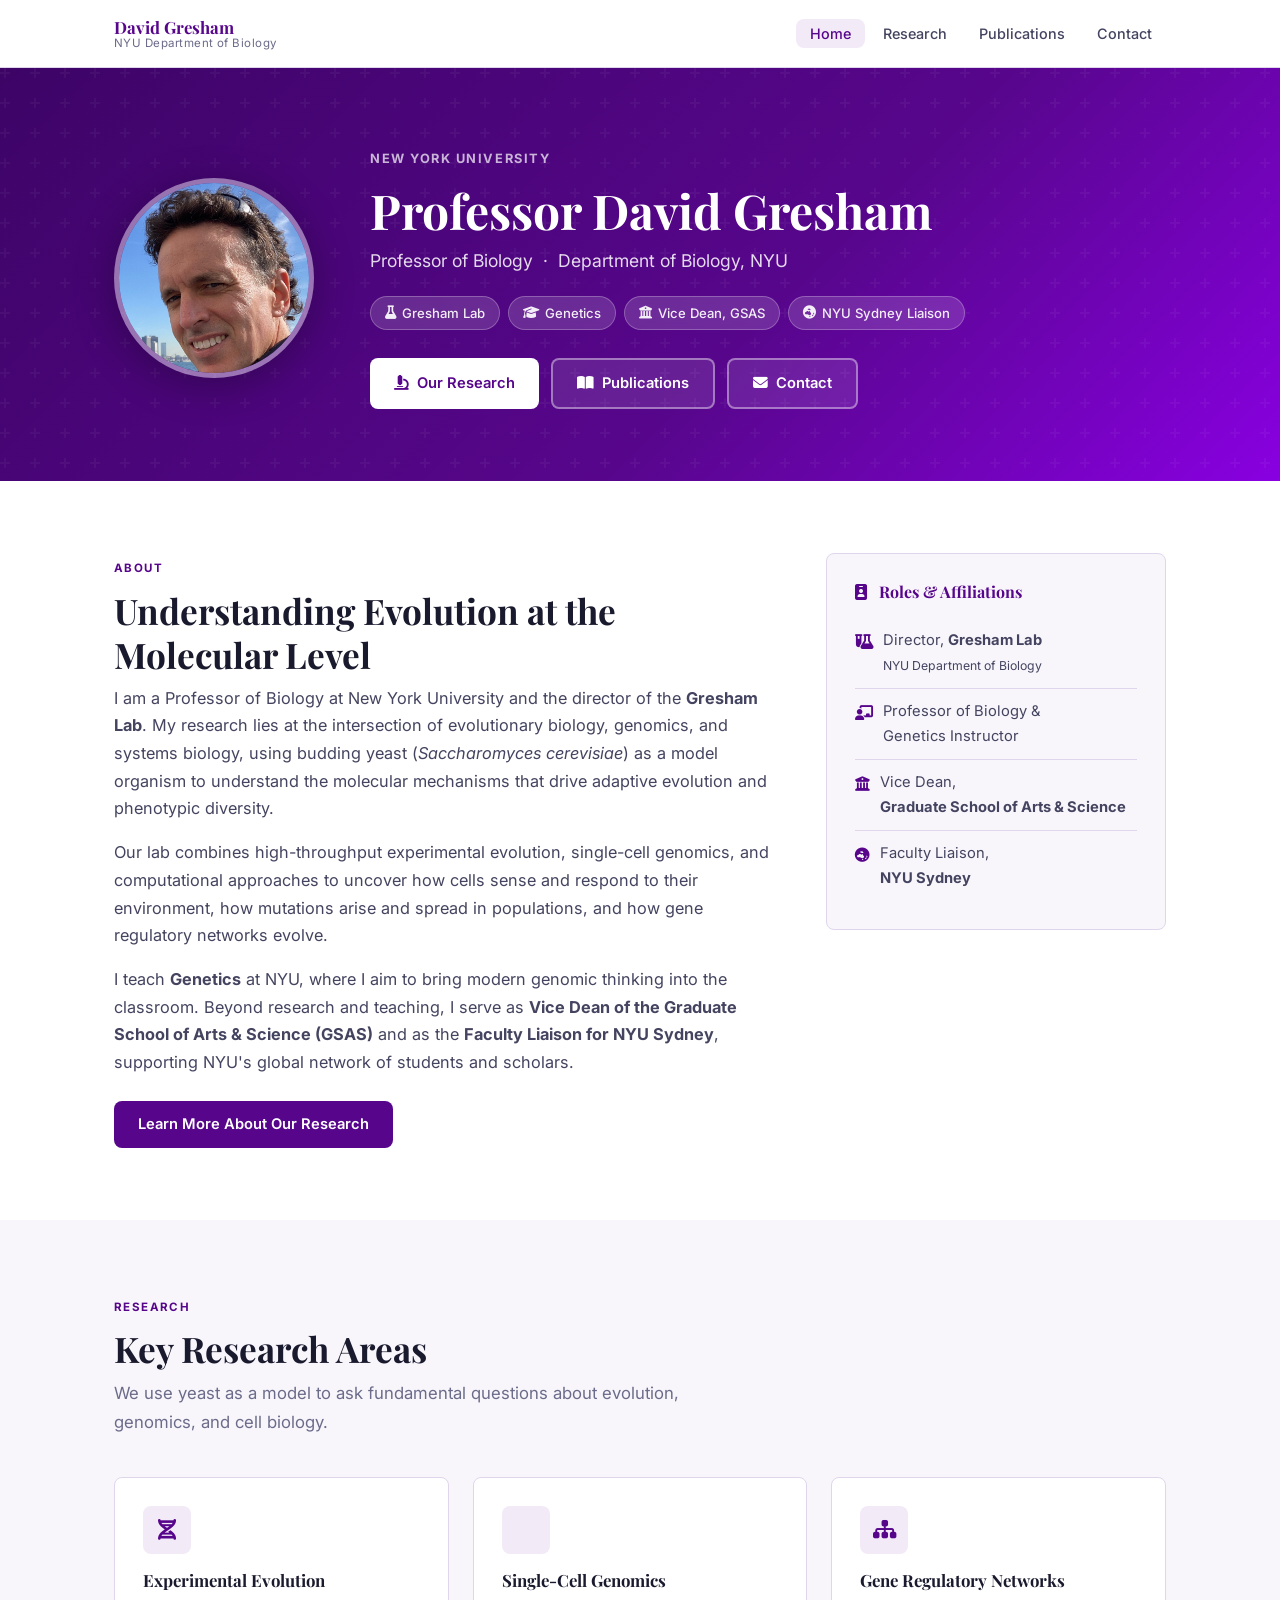
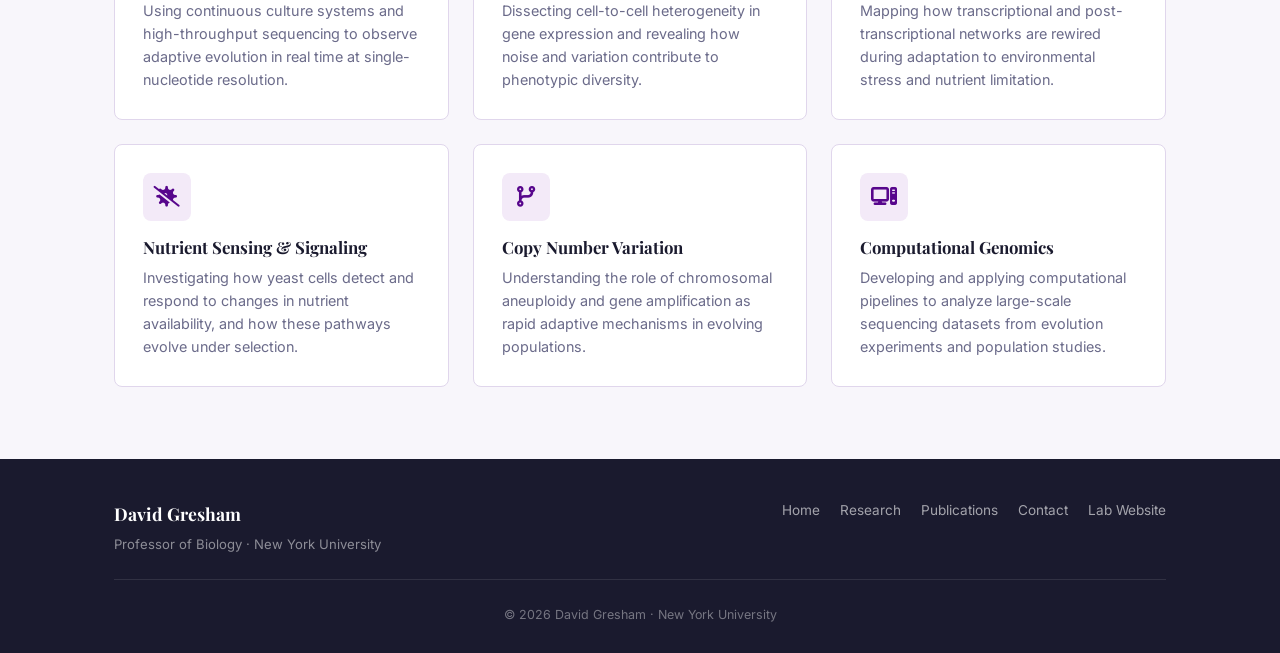
<file: index.html>
<!DOCTYPE html>
<html lang="en">
<head>
  <meta charset="UTF-8" />
  <meta name="viewport" content="width=device-width, initial-scale=1.0" />
  <title>David Gresham | Professor of Biology, NYU</title>
  <meta name="description" content="David Gresham is a Professor of Biology at New York University, directing the Gresham Lab. Vice Dean of GSAS and Faculty Liaison for NYU Sydney." />

  <!-- Fonts -->
  <link rel="preconnect" href="https://fonts.googleapis.com" />
  <link rel="preconnect" href="https://fonts.gstatic.com" crossorigin />
  <link href="https://fonts.googleapis.com/css2?family=Inter:wght@400;500;600;700&family=Playfair+Display:wght@700&display=swap" rel="stylesheet" />

  <!-- Font Awesome -->
  <link rel="stylesheet" href="https://cdnjs.cloudflare.com/ajax/libs/font-awesome/6.5.0/css/all.min.css" crossorigin="anonymous" />

  <link rel="stylesheet" href="css/style.css" />
</head>
<body>

  <!-- ===== Navigation ===== -->
  <nav class="site-nav">
    <div class="container nav-inner">
      <a href="index.html" class="nav-brand">
        <span class="name">David Gresham</span>
        <span class="title">NYU Department of Biology</span>
      </a>
      <button class="nav-toggle" aria-label="Toggle menu" aria-expanded="false">
        <i class="fa-solid fa-bars"></i>
      </button>
      <ul class="nav-links">
        <li><a href="index.html">Home</a></li>
        <li><a href="research.html">Research</a></li>
        <li><a href="publications.html">Publications</a></li>
        <li><a href="contact.html">Contact</a></li>
      </ul>
    </div>
  </nav>

  <!-- ===== Hero ===== -->
  <header class="hero">
    <div class="container hero-inner">
      <img class="hero-photo" src="images/headshot.jpg" alt="Professor David Gresham" />
      <div class="hero-text">
        <p class="eyebrow">New York University</p>
        <h1>Professor David Gresham</h1>
        <p class="position">Professor of Biology &nbsp;·&nbsp; Department of Biology, NYU</p>
        <div class="hero-badges">
          <span class="hero-badge"><i class="fa-solid fa-flask"></i> Gresham Lab</span>
          <span class="hero-badge"><i class="fa-solid fa-graduation-cap"></i> Genetics</span>
          <span class="hero-badge"><i class="fa-solid fa-building-columns"></i> Vice Dean, GSAS</span>
          <span class="hero-badge"><i class="fa-solid fa-earth-oceania"></i> NYU Sydney Liaison</span>
        </div>
        <div class="hero-actions">
          <a href="research.html" class="btn btn-white">
            <i class="fa-solid fa-microscope"></i> Our Research
          </a>
          <a href="publications.html" class="btn btn-ghost">
            <i class="fa-solid fa-book-open"></i> Publications
          </a>
          <a href="contact.html" class="btn btn-ghost">
            <i class="fa-solid fa-envelope"></i> Contact
          </a>
        </div>
      </div>
    </div>
  </header>

  <!-- ===== About ===== -->
  <section class="about-section">
    <div class="container">
      <div class="about-grid">
        <div class="about-text">
          <span class="section-label">About</span>
          <h2 class="section-title">Understanding Evolution at the Molecular Level</h2>
          <p>
            I am a Professor of Biology at New York University and the director of the
            <strong>Gresham Lab</strong>. My research lies at the intersection of evolutionary
            biology, genomics, and systems biology, using budding yeast
            (<em>Saccharomyces cerevisiae</em>) as a model organism to understand the molecular
            mechanisms that drive adaptive evolution and phenotypic diversity.
          </p>
          <p>
            Our lab combines high-throughput experimental evolution, single-cell genomics,
            and computational approaches to uncover how cells sense and respond to their
            environment, how mutations arise and spread in populations, and how gene
            regulatory networks evolve.
          </p>
          <p>
            I teach <strong>Genetics</strong> at NYU, where I aim to bring modern genomic
            thinking into the classroom. Beyond research and teaching, I serve as
            <strong>Vice Dean of the Graduate School of Arts &amp; Science (GSAS)</strong> and
            as the <strong>Faculty Liaison for NYU Sydney</strong>, supporting
            NYU's global network of students and scholars.
          </p>
          <div style="margin-top:24px;">
            <a href="research.html" class="btn btn-primary">Learn More About Our Research</a>
          </div>
        </div>

        <aside>
          <div class="about-card">
            <h3><i class="fa-solid fa-id-badge"></i> &nbsp;Roles &amp; Affiliations</h3>
            <ul class="role-list">
              <li>
                <span class="role-icon"><i class="fa-solid fa-flask-vial"></i></span>
                <span>Director, <strong>Gresham Lab</strong><br><small>NYU Department of Biology</small></span>
              </li>
              <li>
                <span class="role-icon"><i class="fa-solid fa-chalkboard-user"></i></span>
                <span>Professor of Biology &amp;<br>Genetics Instructor</span>
              </li>
              <li>
                <span class="role-icon"><i class="fa-solid fa-building-columns"></i></span>
                <span>Vice Dean,<br><strong>Graduate School of Arts &amp; Science</strong></span>
              </li>
              <li>
                <span class="role-icon"><i class="fa-solid fa-earth-oceania"></i></span>
                <span>Faculty Liaison,<br><strong>NYU Sydney</strong></span>
              </li>
            </ul>
          </div>
        </aside>
      </div>
    </div>
  </section>

  <!-- ===== Research Highlights ===== -->
  <section class="highlights-section">
    <div class="container">
      <span class="section-label">Research</span>
      <h2 class="section-title">Key Research Areas</h2>
      <p class="section-subtitle">We use yeast as a model to ask fundamental questions about evolution, genomics, and cell biology.</p>

      <div class="highlights-grid">
        <div class="highlight-card">
          <div class="highlight-icon"><i class="fa-solid fa-dna"></i></div>
          <h3>Experimental Evolution</h3>
          <p>Using continuous culture systems and high-throughput sequencing to observe adaptive evolution in real time at single-nucleotide resolution.</p>
        </div>
        <div class="highlight-card">
          <div class="highlight-icon"><i class="fa-solid fa-chart-scatter"></i></div>
          <h3>Single-Cell Genomics</h3>
          <p>Dissecting cell-to-cell heterogeneity in gene expression and revealing how noise and variation contribute to phenotypic diversity.</p>
        </div>
        <div class="highlight-card">
          <div class="highlight-icon"><i class="fa-solid fa-sitemap"></i></div>
          <h3>Gene Regulatory Networks</h3>
          <p>Mapping how transcriptional and post-transcriptional networks are rewired during adaptation to environmental stress and nutrient limitation.</p>
        </div>
        <div class="highlight-card">
          <div class="highlight-icon"><i class="fa-solid fa-virus-slash"></i></div>
          <h3>Nutrient Sensing &amp; Signaling</h3>
          <p>Investigating how yeast cells detect and respond to changes in nutrient availability, and how these pathways evolve under selection.</p>
        </div>
        <div class="highlight-card">
          <div class="highlight-icon"><i class="fa-solid fa-code-branch"></i></div>
          <h3>Copy Number Variation</h3>
          <p>Understanding the role of chromosomal aneuploidy and gene amplification as rapid adaptive mechanisms in evolving populations.</p>
        </div>
        <div class="highlight-card">
          <div class="highlight-icon"><i class="fa-solid fa-computer"></i></div>
          <h3>Computational Genomics</h3>
          <p>Developing and applying computational pipelines to analyze large-scale sequencing datasets from evolution experiments and population studies.</p>
        </div>
      </div>
    </div>
  </section>

  <!-- ===== Footer ===== -->
  <footer class="site-footer">
    <div class="container">
      <div class="footer-inner">
        <div class="footer-brand">
          <div class="name">David Gresham</div>
          <p>Professor of Biology · New York University</p>
        </div>
        <nav class="footer-links" aria-label="Footer navigation">
          <a href="index.html">Home</a>
          <a href="research.html">Research</a>
          <a href="publications.html">Publications</a>
          <a href="contact.html">Contact</a>
          <a href="https://greshamlab.bio.nyu.edu" target="_blank" rel="noopener">Lab Website</a>
        </nav>
      </div>
      <p class="footer-copy">&copy; <span id="year"></span> David Gresham · New York University</p>
    </div>
  </footer>

  <script src="js/main.js"></script>
  <script>document.getElementById('year').textContent = new Date().getFullYear();</script>
</body>
</html>
</file>
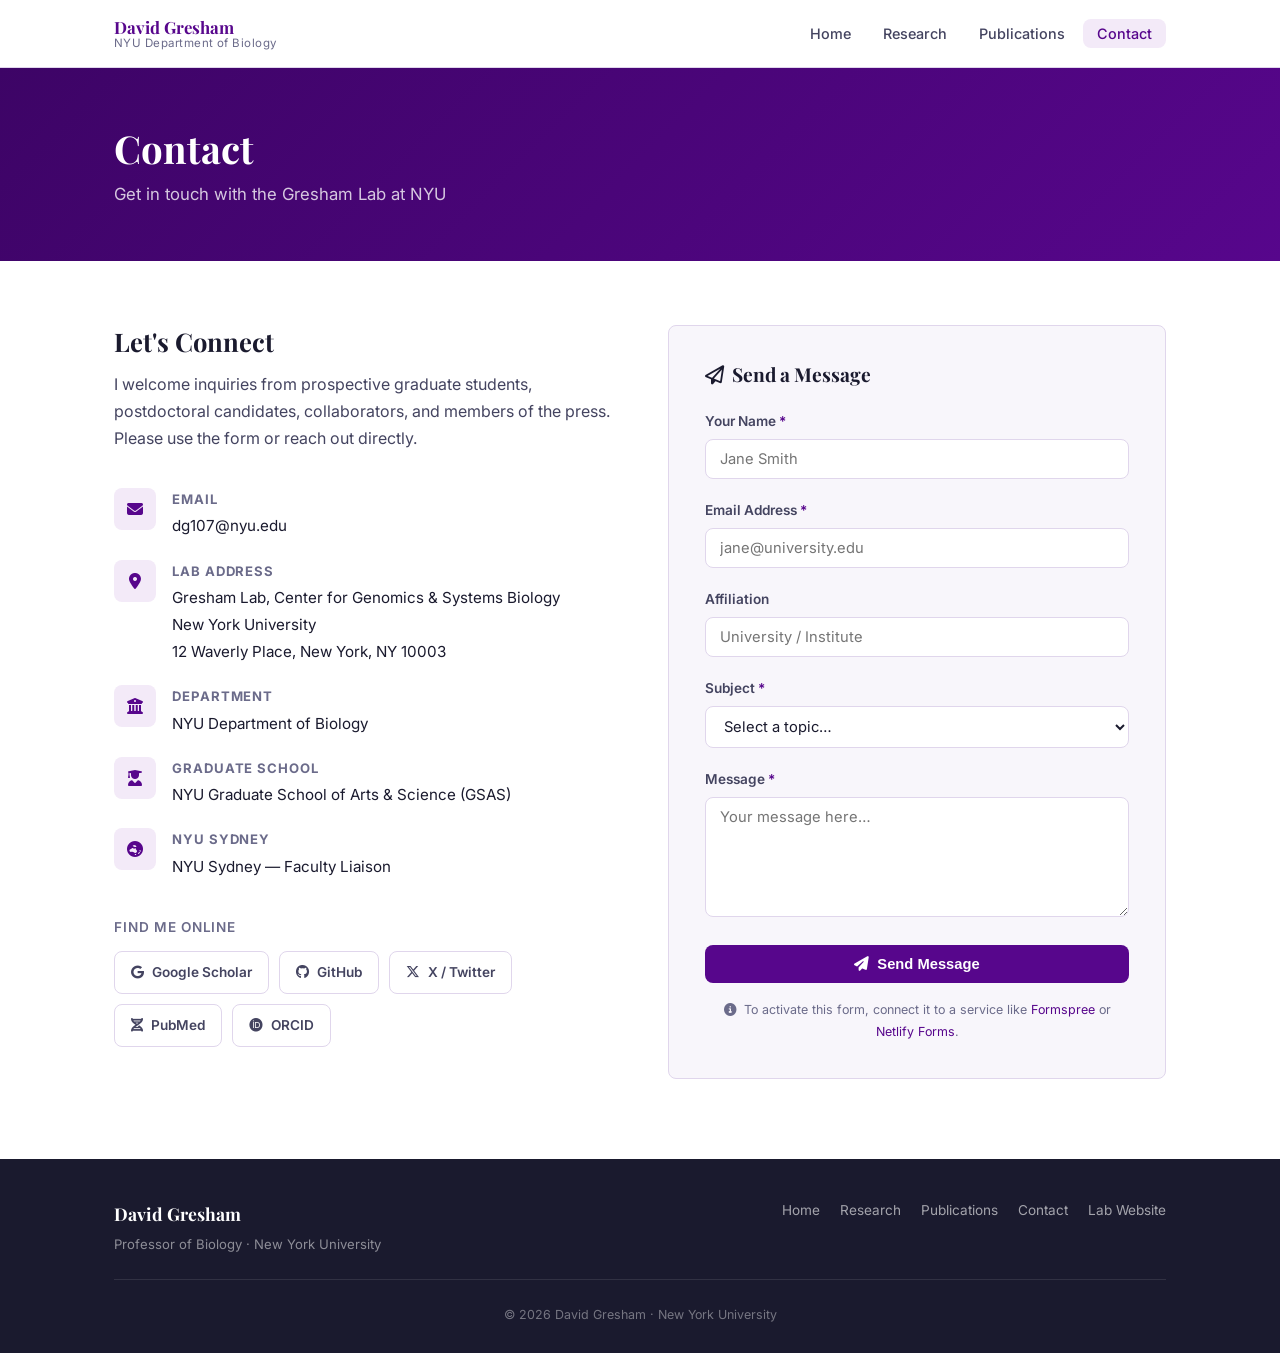
<file: contact.html>
<!DOCTYPE html>
<html lang="en">
<head>
  <meta charset="UTF-8" />
  <meta name="viewport" content="width=device-width, initial-scale=1.0" />
  <title>Contact | David Gresham · NYU</title>
  <meta name="description" content="Contact Professor David Gresham at NYU — Gresham Lab, Department of Biology." />

  <link rel="preconnect" href="https://fonts.googleapis.com" />
  <link rel="preconnect" href="https://fonts.gstatic.com" crossorigin />
  <link href="https://fonts.googleapis.com/css2?family=Inter:wght@400;500;600;700&family=Playfair+Display:wght@700&display=swap" rel="stylesheet" />
  <link rel="stylesheet" href="https://cdnjs.cloudflare.com/ajax/libs/font-awesome/6.5.0/css/all.min.css" crossorigin="anonymous" />
  <link rel="stylesheet" href="css/style.css" />
</head>
<body>

  <!-- ===== Navigation ===== -->
  <nav class="site-nav">
    <div class="container nav-inner">
      <a href="index.html" class="nav-brand">
        <span class="name">David Gresham</span>
        <span class="title">NYU Department of Biology</span>
      </a>
      <button class="nav-toggle" aria-label="Toggle menu" aria-expanded="false">
        <i class="fa-solid fa-bars"></i>
      </button>
      <ul class="nav-links">
        <li><a href="index.html">Home</a></li>
        <li><a href="research.html">Research</a></li>
        <li><a href="publications.html">Publications</a></li>
        <li><a href="contact.html">Contact</a></li>
      </ul>
    </div>
  </nav>

  <!-- ===== Page Header ===== -->
  <header class="page-header">
    <div class="container">
      <h1>Contact</h1>
      <p>Get in touch with the Gresham Lab at NYU</p>
    </div>
  </header>

  <!-- ===== Contact Section ===== -->
  <section class="contact-section">
    <div class="container">
      <div class="contact-grid">

        <!-- Contact Info -->
        <div class="contact-info">
          <h2>Let's Connect</h2>
          <p class="lead">
            I welcome inquiries from prospective graduate students, postdoctoral candidates,
            collaborators, and members of the press. Please use the form or reach out directly.
          </p>

          <div class="contact-details">
            <div class="contact-item">
              <div class="contact-item-icon"><i class="fa-solid fa-envelope"></i></div>
              <div class="contact-item-text">
                <strong>Email</strong>
                <a href="mailto:dg107@nyu.edu">dg107@nyu.edu</a>
              </div>
            </div>

            <div class="contact-item">
              <div class="contact-item-icon"><i class="fa-solid fa-location-dot"></i></div>
              <div class="contact-item-text">
                <strong>Lab Address</strong>
                <span>
                  Gresham Lab, Center for Genomics &amp; Systems Biology<br>
                  New York University<br>
                  12 Waverly Place, New York, NY 10003
                </span>
              </div>
            </div>

            <div class="contact-item">
              <div class="contact-item-icon"><i class="fa-solid fa-building-columns"></i></div>
              <div class="contact-item-text">
                <strong>Department</strong>
                <a href="https://as.nyu.edu/biology.html" target="_blank" rel="noopener">
                  NYU Department of Biology
                </a>
              </div>
            </div>

            <div class="contact-item">
              <div class="contact-item-icon"><i class="fa-solid fa-user-graduate"></i></div>
              <div class="contact-item-text">
                <strong>Graduate School</strong>
                <a href="https://gsas.nyu.edu" target="_blank" rel="noopener">
                  NYU Graduate School of Arts &amp; Science (GSAS)
                </a>
              </div>
            </div>

            <div class="contact-item">
              <div class="contact-item-icon"><i class="fa-solid fa-earth-oceania"></i></div>
              <div class="contact-item-text">
                <strong>NYU Sydney</strong>
                <a href="https://sydney.nyu.edu" target="_blank" rel="noopener">
                  NYU Sydney — Faculty Liaison
                </a>
              </div>
            </div>
          </div>

          <!-- Social Links -->
          <div>
            <p style="font-size:0.85rem;font-weight:600;color:var(--text-light);text-transform:uppercase;letter-spacing:0.07em;margin-bottom:12px;">Find Me Online</p>
            <div class="social-links">
              <a class="social-link" href="https://scholar.google.com/citations?user=gresham" target="_blank" rel="noopener">
                <i class="fa-brands fa-google"></i> Google Scholar
              </a>
              <a class="social-link" href="https://github.com/GreshamLab" target="_blank" rel="noopener">
                <i class="fa-brands fa-github"></i> GitHub
              </a>
              <a class="social-link" href="https://twitter.com/greshamlab" target="_blank" rel="noopener">
                <i class="fa-brands fa-x-twitter"></i> X / Twitter
              </a>
              <a class="social-link" href="https://pubmed.ncbi.nlm.nih.gov/?term=Gresham+D%5BAuthor%5D&sort=date" target="_blank" rel="noopener">
                <i class="fa-solid fa-dna"></i> PubMed
              </a>
              <a class="social-link" href="https://orcid.org/0000-0002-1640-1738" target="_blank" rel="noopener">
                <i class="fa-brands fa-orcid"></i> ORCID
              </a>
            </div>
          </div>
        </div>

        <!-- Contact Form -->
        <div class="contact-form-wrapper">
          <h3><i class="fa-regular fa-paper-plane"></i> &nbsp;Send a Message</h3>
          <form id="contact-form" novalidate>
            <div class="form-group">
              <label for="name">Your Name <span style="color:var(--nyu-purple)">*</span></label>
              <input type="text" id="name" name="name" required placeholder="Jane Smith" autocomplete="name" />
            </div>

            <div class="form-group">
              <label for="email">Email Address <span style="color:var(--nyu-purple)">*</span></label>
              <input type="email" id="email" name="email" required placeholder="jane@university.edu" autocomplete="email" />
            </div>

            <div class="form-group">
              <label for="affiliation">Affiliation</label>
              <input type="text" id="affiliation" name="affiliation" placeholder="University / Institute" />
            </div>

            <div class="form-group">
              <label for="subject">Subject <span style="color:var(--nyu-purple)">*</span></label>
              <select id="subject" name="subject" required>
                <option value="" disabled selected>Select a topic…</option>
                <option value="prospective-grad">Prospective Graduate Student</option>
                <option value="prospective-postdoc">Prospective Postdoc</option>
                <option value="collaboration">Research Collaboration</option>
                <option value="teaching">Teaching / Course Inquiry</option>
                <option value="gsas">GSAS / Administrative</option>
                <option value="media">Media / Press</option>
                <option value="other">Other</option>
              </select>
            </div>

            <div class="form-group">
              <label for="message">Message <span style="color:var(--nyu-purple)">*</span></label>
              <textarea id="message" name="message" required placeholder="Your message here…"></textarea>
            </div>

            <button type="submit" class="btn btn-primary" style="width:100%;justify-content:center;">
              <i class="fa-solid fa-paper-plane"></i> Send Message
            </button>

            <div id="form-status" class="form-status" role="alert" aria-live="polite"></div>
          </form>

          <p style="margin-top:16px;font-size:0.78rem;color:var(--text-light);text-align:center;">
            <i class="fa-solid fa-circle-info"></i>&nbsp;
            To activate this form, connect it to a service like
            <a href="https://formspree.io" target="_blank" rel="noopener">Formspree</a> or
            <a href="https://www.netlify.com/products/forms/" target="_blank" rel="noopener">Netlify Forms</a>.
          </p>
        </div>

      </div>
    </div>
  </section>

  <!-- ===== Footer ===== -->
  <footer class="site-footer">
    <div class="container">
      <div class="footer-inner">
        <div class="footer-brand">
          <div class="name">David Gresham</div>
          <p>Professor of Biology · New York University</p>
        </div>
        <nav class="footer-links" aria-label="Footer navigation">
          <a href="index.html">Home</a>
          <a href="research.html">Research</a>
          <a href="publications.html">Publications</a>
          <a href="contact.html">Contact</a>
          <a href="https://greshamlab.bio.nyu.edu" target="_blank" rel="noopener">Lab Website</a>
        </nav>
      </div>
      <p class="footer-copy">&copy; <span id="year"></span> David Gresham · New York University</p>
    </div>
  </footer>

  <script src="js/main.js"></script>
  <script>document.getElementById('year').textContent = new Date().getFullYear();</script>
</body>
</html>
</file>
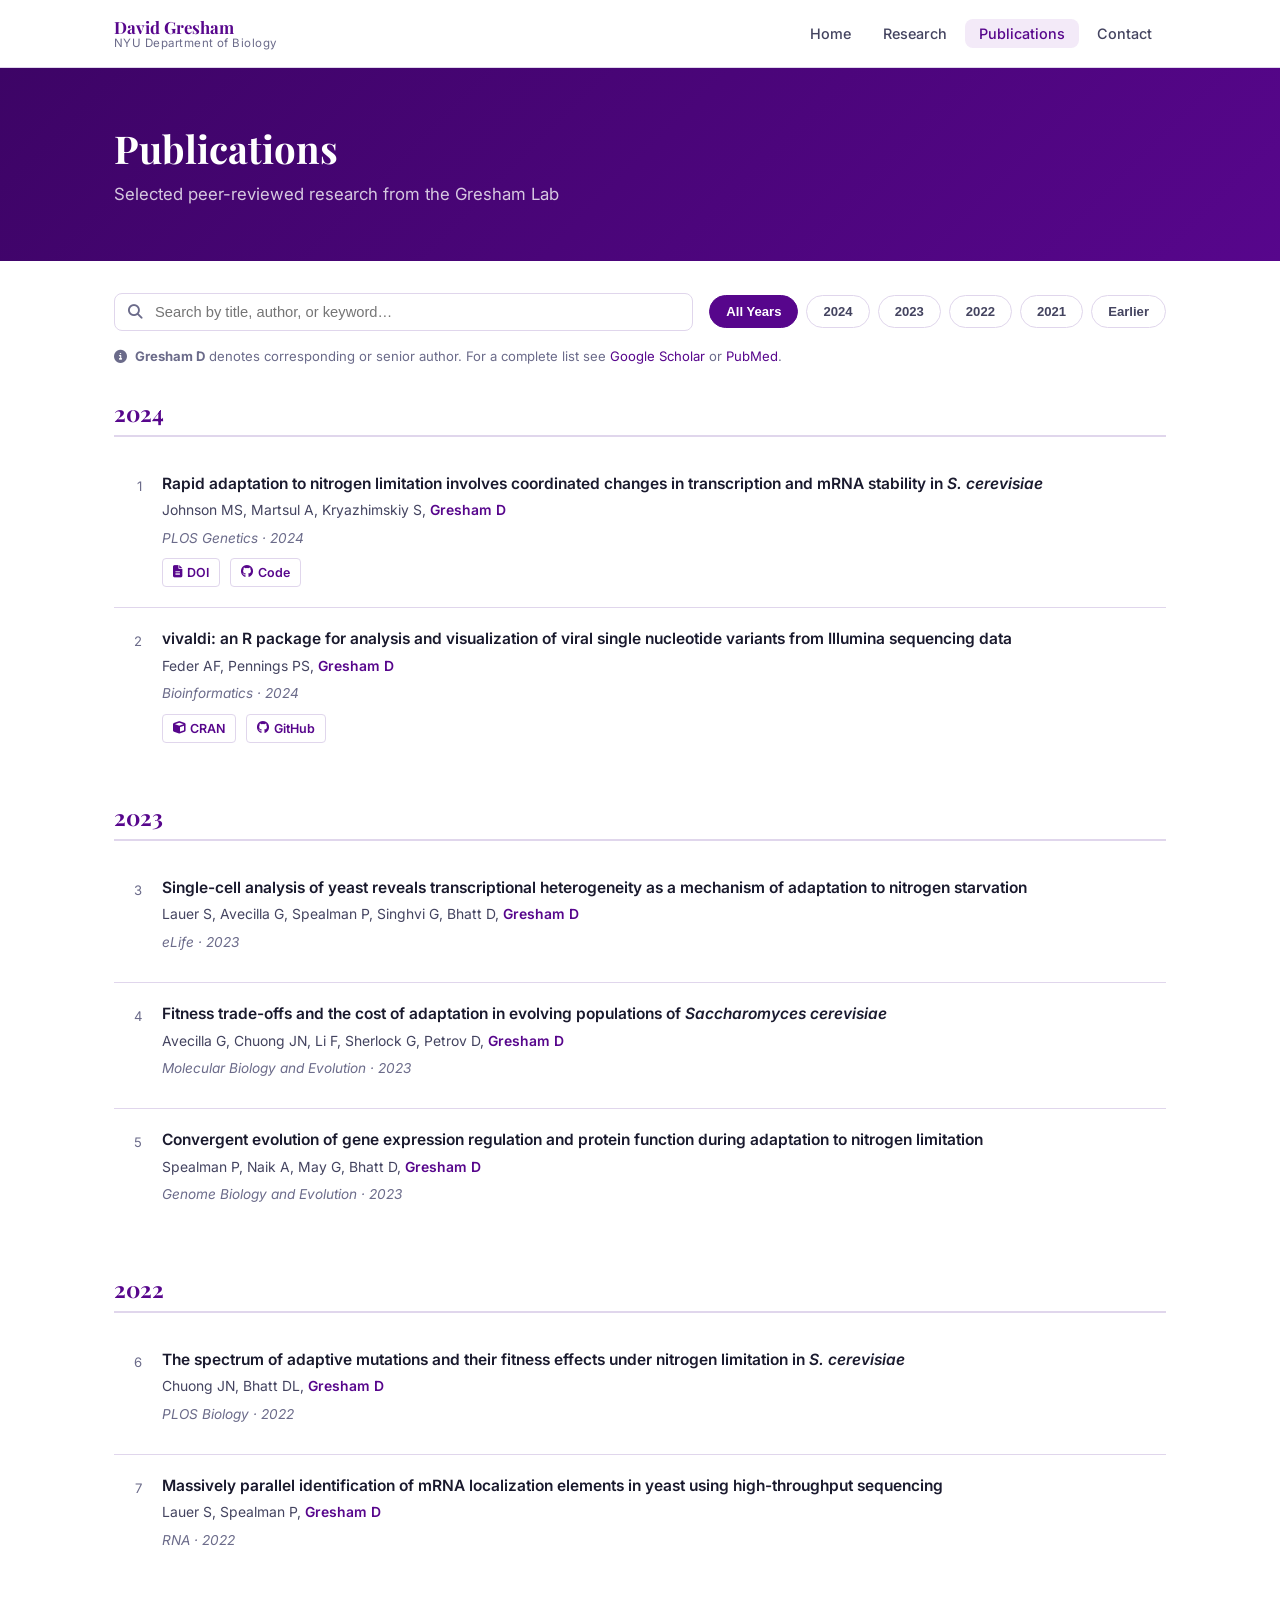
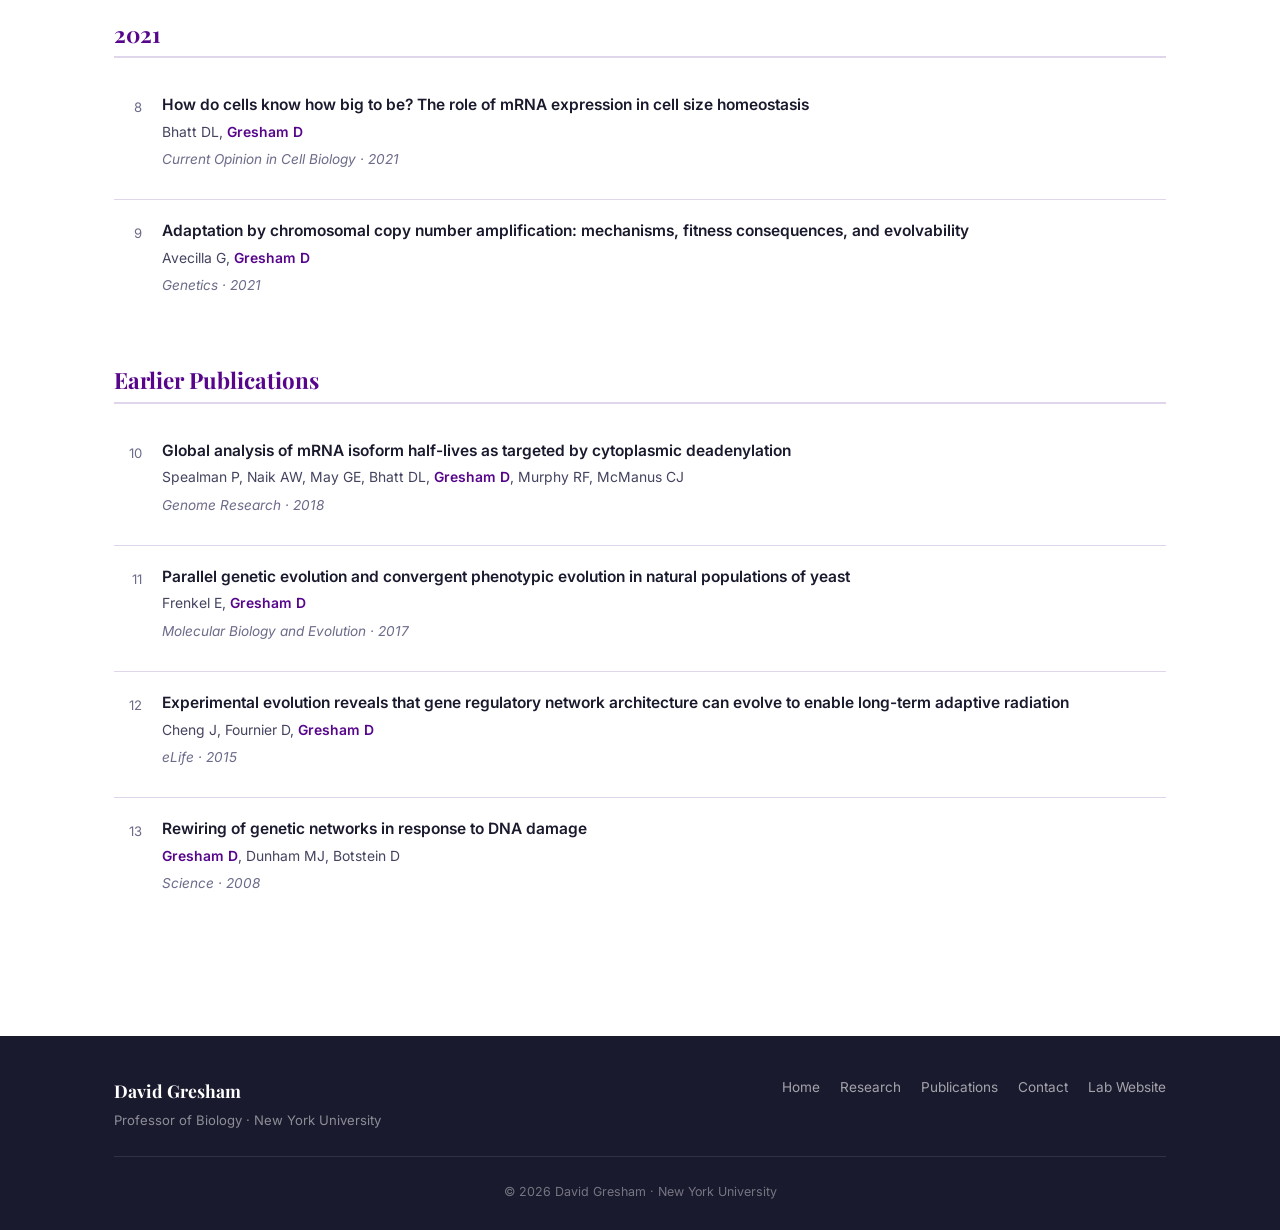
<file: publications.html>
<!DOCTYPE html>
<html lang="en">
<head>
  <meta charset="UTF-8" />
  <meta name="viewport" content="width=device-width, initial-scale=1.0" />
  <title>Publications | David Gresham · NYU</title>
  <meta name="description" content="Selected publications from the Gresham Lab at NYU on evolutionary genomics, yeast biology, and single-cell analysis." />

  <link rel="preconnect" href="https://fonts.googleapis.com" />
  <link rel="preconnect" href="https://fonts.gstatic.com" crossorigin />
  <link href="https://fonts.googleapis.com/css2?family=Inter:wght@400;500;600;700&family=Playfair+Display:wght@700&display=swap" rel="stylesheet" />
  <link rel="stylesheet" href="https://cdnjs.cloudflare.com/ajax/libs/font-awesome/6.5.0/css/all.min.css" crossorigin="anonymous" />
  <link rel="stylesheet" href="css/style.css" />
</head>
<body>

  <!-- ===== Navigation ===== -->
  <nav class="site-nav">
    <div class="container nav-inner">
      <a href="index.html" class="nav-brand">
        <span class="name">David Gresham</span>
        <span class="title">NYU Department of Biology</span>
      </a>
      <button class="nav-toggle" aria-label="Toggle menu" aria-expanded="false">
        <i class="fa-solid fa-bars"></i>
      </button>
      <ul class="nav-links">
        <li><a href="index.html">Home</a></li>
        <li><a href="research.html">Research</a></li>
        <li><a href="publications.html">Publications</a></li>
        <li><a href="contact.html">Contact</a></li>
      </ul>
    </div>
  </nav>

  <!-- ===== Page Header ===== -->
  <header class="page-header">
    <div class="container">
      <h1>Publications</h1>
      <p>Selected peer-reviewed research from the Gresham Lab</p>
    </div>
  </header>

  <!-- ===== Controls ===== -->
  <div class="container">
    <div class="pub-controls">
      <div class="pub-search">
        <i class="fa-solid fa-magnifying-glass search-icon"></i>
        <input type="search" id="pub-search" placeholder="Search by title, author, or keyword…" aria-label="Search publications" />
      </div>
      <!-- Year filter buttons are injected here by publications.js -->
      <div class="pub-filter-btns" role="group" aria-label="Filter by year"></div>
    </div>

    <p style="font-size:0.82rem;color:var(--text-light);margin:14px 0 0;">
      <i class="fa-solid fa-circle-info"></i>&nbsp;
      <strong>Gresham D</strong> denotes corresponding or senior author.
      For a complete list see
      <a href="https://scholar.google.com/citations?user=gresham" target="_blank" rel="noopener">Google Scholar</a>
      or <a href="https://pubmed.ncbi.nlm.nih.gov/?term=Gresham+D%5BAuthor%5D&sort=date" target="_blank" rel="noopener">PubMed</a>.
    </p>
  </div>

  <!-- ===== Publications list — rendered by publications.js ===== -->
  <section class="publications-list">
    <div class="container">
      <div id="pub-list"></div>
    </div>
  </section>

  <!-- ===== Footer ===== -->
  <footer class="site-footer">
    <div class="container">
      <div class="footer-inner">
        <div class="footer-brand">
          <div class="name">David Gresham</div>
          <p>Professor of Biology · New York University</p>
        </div>
        <nav class="footer-links" aria-label="Footer navigation">
          <a href="index.html">Home</a>
          <a href="research.html">Research</a>
          <a href="publications.html">Publications</a>
          <a href="contact.html">Contact</a>
          <a href="https://greshamlab.bio.nyu.edu" target="_blank" rel="noopener">Lab Website</a>
        </nav>
      </div>
      <p class="footer-copy">&copy; <span id="year"></span> David Gresham · New York University</p>
    </div>
  </footer>

  <script src="js/main.js"></script>
  <script src="js/publications.js"></script>
  <script>document.getElementById('year').textContent = new Date().getFullYear();</script>
</body>
</html>
</file>
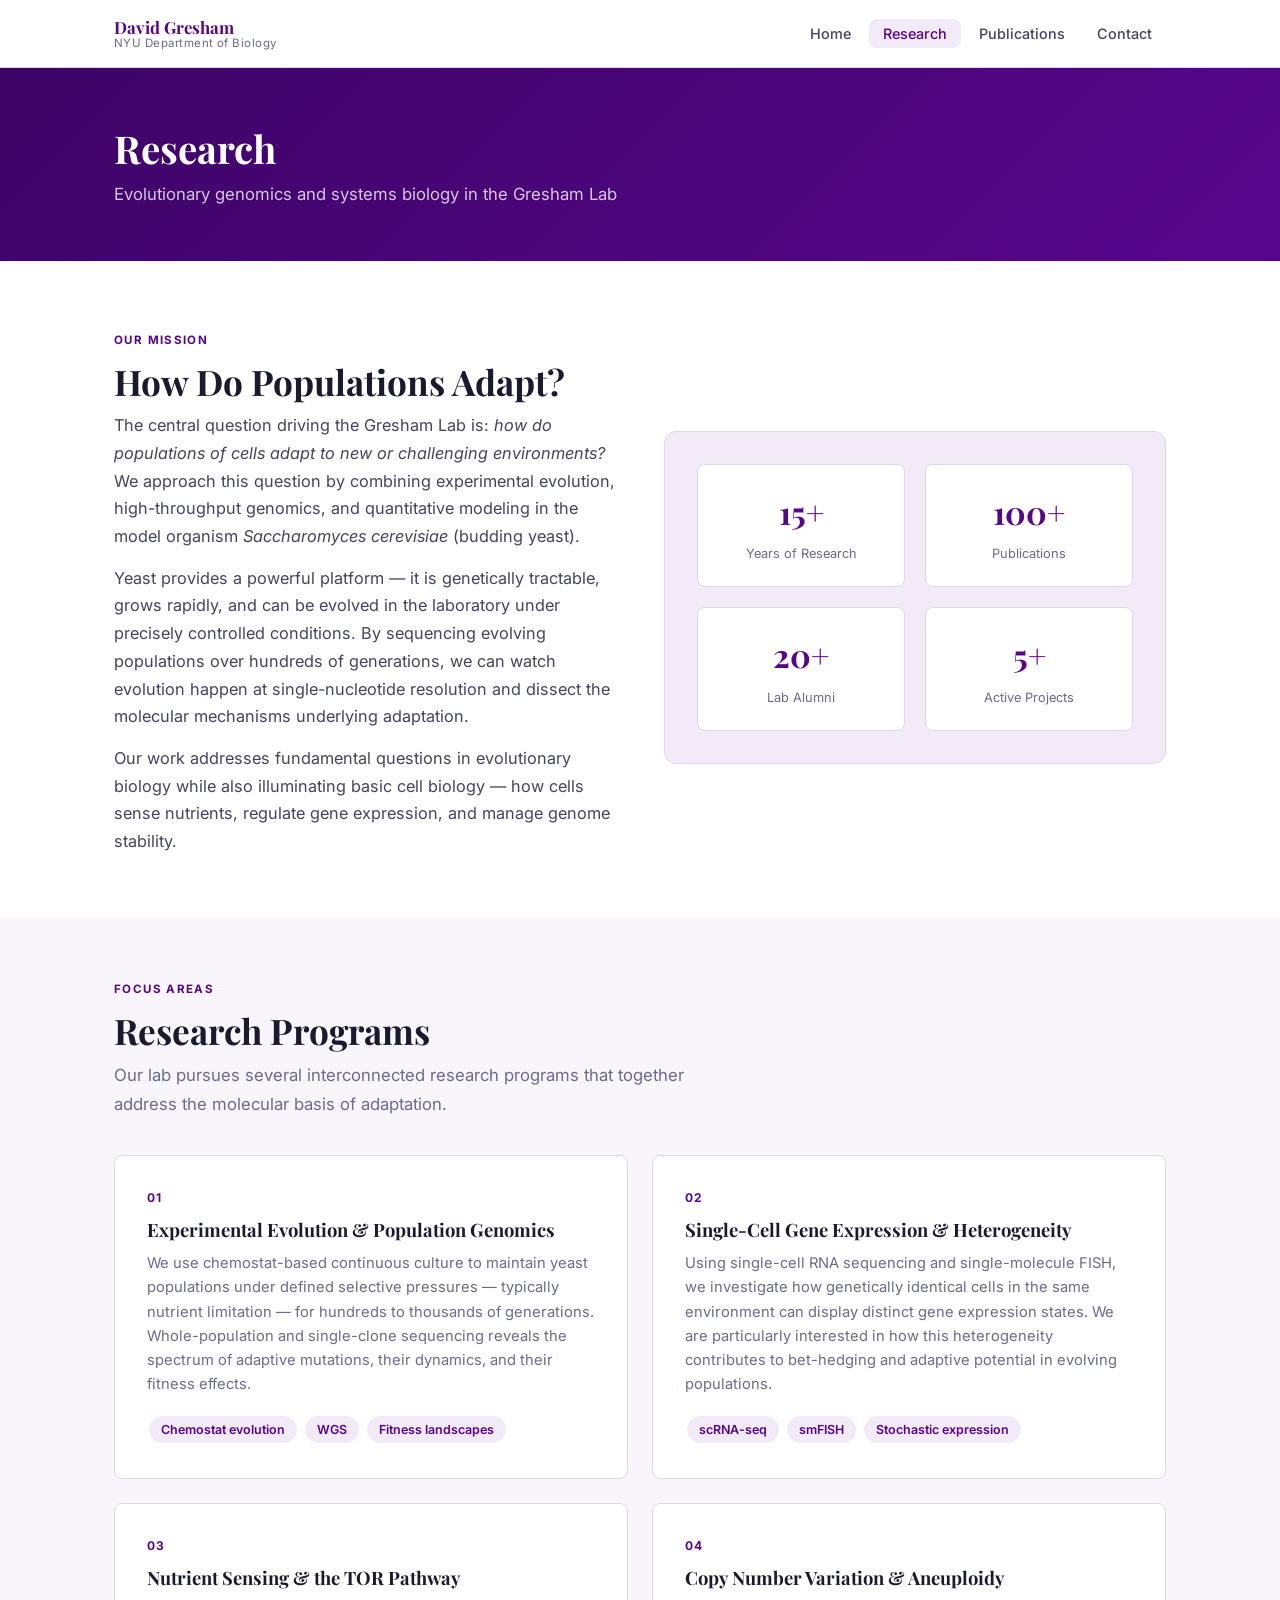
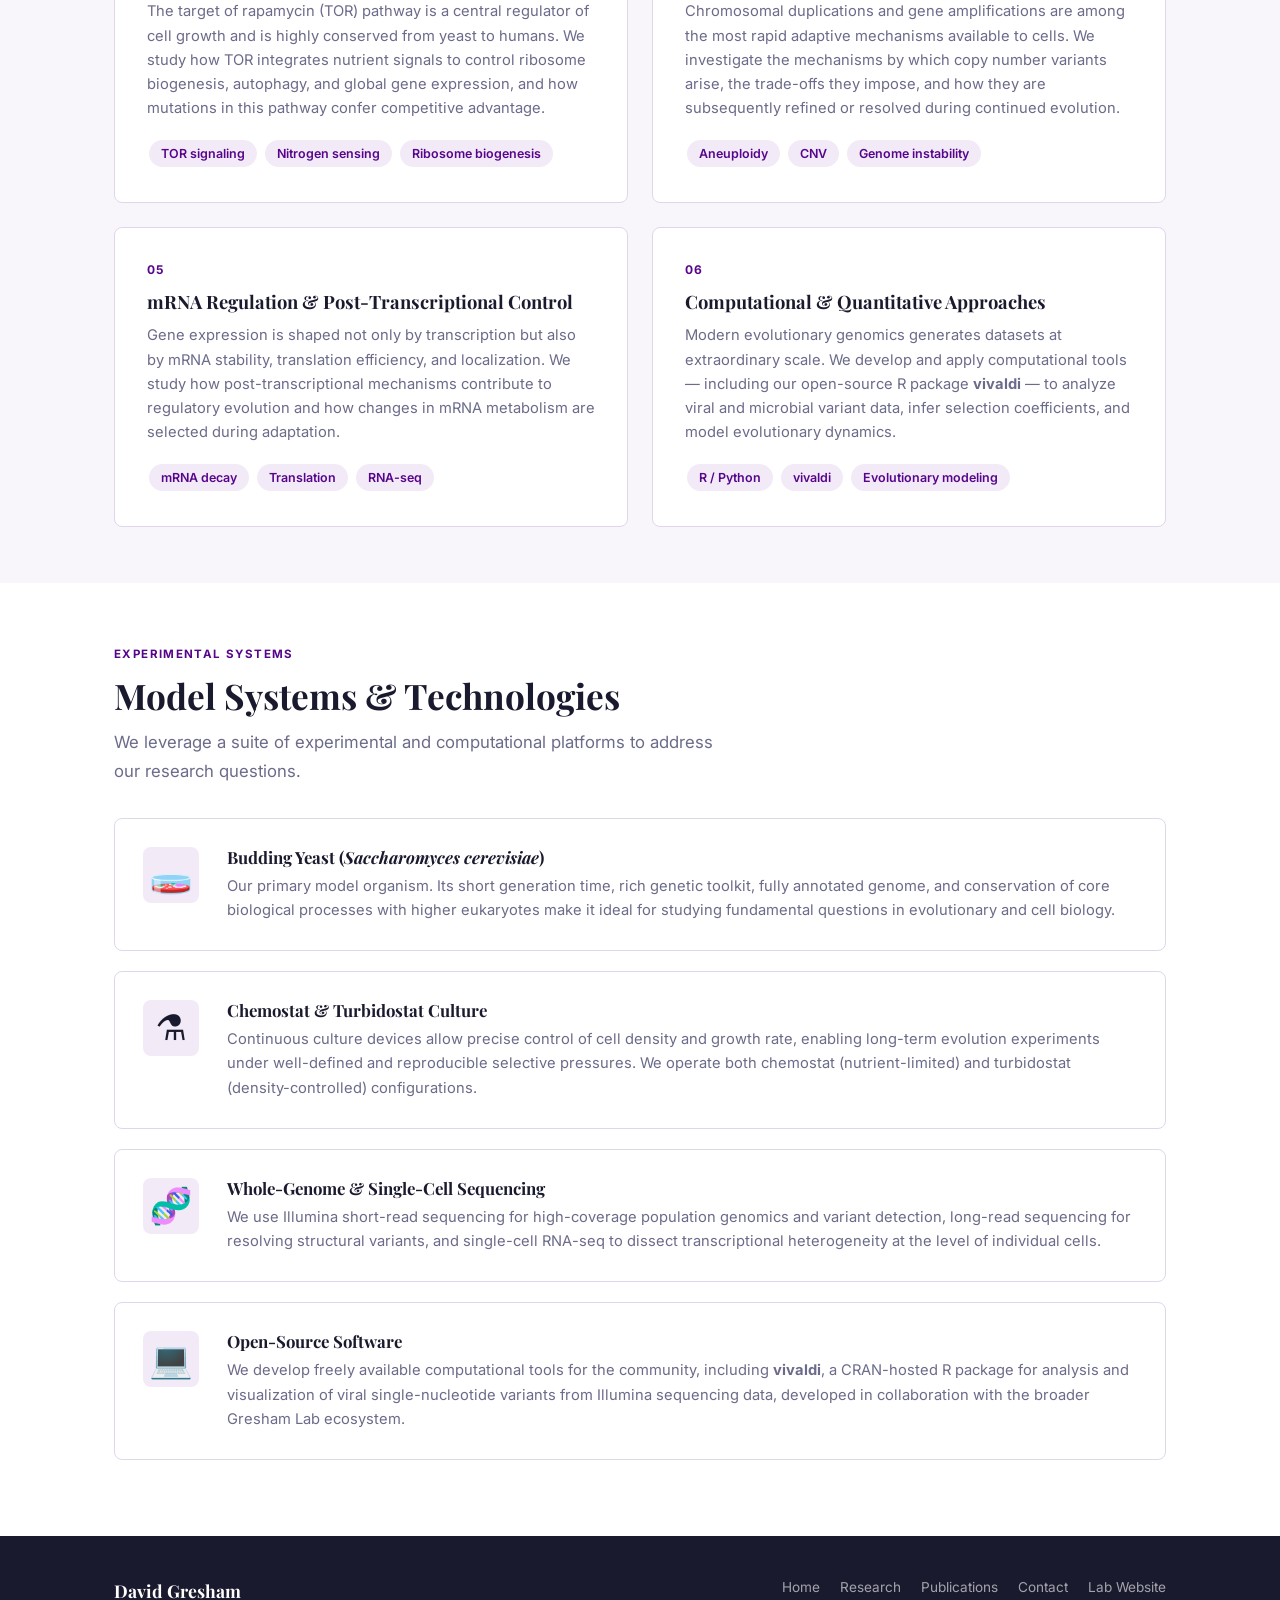
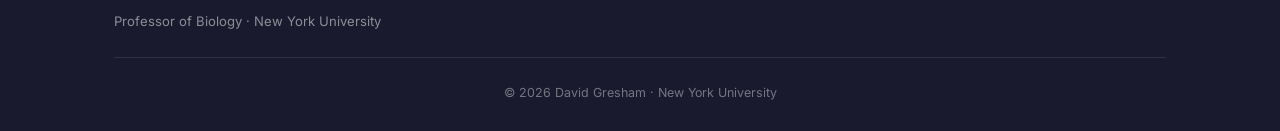
<file: research.html>
<!DOCTYPE html>
<html lang="en">
<head>
  <meta charset="UTF-8" />
  <meta name="viewport" content="width=device-width, initial-scale=1.0" />
  <title>Research | David Gresham · NYU</title>
  <meta name="description" content="Research in the Gresham Lab at NYU: experimental evolution, single-cell genomics, gene regulatory networks, and yeast biology." />

  <link rel="preconnect" href="https://fonts.googleapis.com" />
  <link rel="preconnect" href="https://fonts.gstatic.com" crossorigin />
  <link href="https://fonts.googleapis.com/css2?family=Inter:wght@400;500;600;700&family=Playfair+Display:wght@700&display=swap" rel="stylesheet" />
  <link rel="stylesheet" href="https://cdnjs.cloudflare.com/ajax/libs/font-awesome/6.5.0/css/all.min.css" crossorigin="anonymous" />
  <link rel="stylesheet" href="css/style.css" />
</head>
<body>

  <!-- ===== Navigation ===== -->
  <nav class="site-nav">
    <div class="container nav-inner">
      <a href="index.html" class="nav-brand">
        <span class="name">David Gresham</span>
        <span class="title">NYU Department of Biology</span>
      </a>
      <button class="nav-toggle" aria-label="Toggle menu" aria-expanded="false">
        <i class="fa-solid fa-bars"></i>
      </button>
      <ul class="nav-links">
        <li><a href="index.html">Home</a></li>
        <li><a href="research.html">Research</a></li>
        <li><a href="publications.html">Publications</a></li>
        <li><a href="contact.html">Contact</a></li>
      </ul>
    </div>
  </nav>

  <!-- ===== Page Header ===== -->
  <header class="page-header">
    <div class="container">
      <h1>Research</h1>
      <p>Evolutionary genomics and systems biology in the Gresham Lab</p>
    </div>
  </header>

  <!-- ===== Research Intro ===== -->
  <section class="research-intro">
    <div class="container">
      <div class="research-intro-grid">
        <div class="research-intro-text">
          <span class="section-label">Our Mission</span>
          <h2 class="section-title">How Do Populations Adapt?</h2>
          <p>
            The central question driving the Gresham Lab is: <em>how do populations of cells
            adapt to new or challenging environments?</em> We approach this question by
            combining experimental evolution, high-throughput genomics, and quantitative
            modeling in the model organism <em>Saccharomyces cerevisiae</em> (budding yeast).
          </p>
          <p>
            Yeast provides a powerful platform — it is genetically tractable, grows rapidly,
            and can be evolved in the laboratory under precisely controlled conditions. By
            sequencing evolving populations over hundreds of generations, we can watch
            evolution happen at single-nucleotide resolution and dissect the molecular
            mechanisms underlying adaptation.
          </p>
          <p>
            Our work addresses fundamental questions in evolutionary biology while also
            illuminating basic cell biology — how cells sense nutrients, regulate gene
            expression, and manage genome stability.
          </p>
        </div>
        <div class="research-intro-visual">
          <div class="research-stat-grid">
            <div class="research-stat">
              <span class="num">15+</span>
              <span class="lbl">Years of Research</span>
            </div>
            <div class="research-stat">
              <span class="num">100+</span>
              <span class="lbl">Publications</span>
            </div>
            <div class="research-stat">
              <span class="num">20+</span>
              <span class="lbl">Lab Alumni</span>
            </div>
            <div class="research-stat">
              <span class="num">5+</span>
              <span class="lbl">Active Projects</span>
            </div>
          </div>
        </div>
      </div>
    </div>
  </section>

  <!-- ===== Research Areas ===== -->
  <section class="research-areas">
    <div class="container">
      <span class="section-label">Focus Areas</span>
      <h2 class="section-title">Research Programs</h2>
      <p class="section-subtitle">Our lab pursues several interconnected research programs that together address the molecular basis of adaptation.</p>

      <div class="areas-grid">

        <div class="area-card">
          <div class="area-num">01</div>
          <h3>Experimental Evolution &amp; Population Genomics</h3>
          <p>
            We use chemostat-based continuous culture to maintain yeast populations under
            defined selective pressures — typically nutrient limitation — for hundreds to
            thousands of generations. Whole-population and single-clone sequencing reveals
            the spectrum of adaptive mutations, their dynamics, and their fitness effects.
          </p>
          <div>
            <span class="tag">Chemostat evolution</span>
            <span class="tag">WGS</span>
            <span class="tag">Fitness landscapes</span>
          </div>
        </div>

        <div class="area-card">
          <div class="area-num">02</div>
          <h3>Single-Cell Gene Expression &amp; Heterogeneity</h3>
          <p>
            Using single-cell RNA sequencing and single-molecule FISH, we investigate how
            genetically identical cells in the same environment can display distinct gene
            expression states. We are particularly interested in how this heterogeneity
            contributes to bet-hedging and adaptive potential in evolving populations.
          </p>
          <div>
            <span class="tag">scRNA-seq</span>
            <span class="tag">smFISH</span>
            <span class="tag">Stochastic expression</span>
          </div>
        </div>

        <div class="area-card">
          <div class="area-num">03</div>
          <h3>Nutrient Sensing &amp; the TOR Pathway</h3>
          <p>
            The target of rapamycin (TOR) pathway is a central regulator of cell growth
            and is highly conserved from yeast to humans. We study how TOR integrates
            nutrient signals to control ribosome biogenesis, autophagy, and global gene
            expression, and how mutations in this pathway confer competitive advantage.
          </p>
          <div>
            <span class="tag">TOR signaling</span>
            <span class="tag">Nitrogen sensing</span>
            <span class="tag">Ribosome biogenesis</span>
          </div>
        </div>

        <div class="area-card">
          <div class="area-num">04</div>
          <h3>Copy Number Variation &amp; Aneuploidy</h3>
          <p>
            Chromosomal duplications and gene amplifications are among the most rapid
            adaptive mechanisms available to cells. We investigate the mechanisms by which
            copy number variants arise, the trade-offs they impose, and how they are
            subsequently refined or resolved during continued evolution.
          </p>
          <div>
            <span class="tag">Aneuploidy</span>
            <span class="tag">CNV</span>
            <span class="tag">Genome instability</span>
          </div>
        </div>

        <div class="area-card">
          <div class="area-num">05</div>
          <h3>mRNA Regulation &amp; Post-Transcriptional Control</h3>
          <p>
            Gene expression is shaped not only by transcription but also by mRNA
            stability, translation efficiency, and localization. We study how
            post-transcriptional mechanisms contribute to regulatory evolution and
            how changes in mRNA metabolism are selected during adaptation.
          </p>
          <div>
            <span class="tag">mRNA decay</span>
            <span class="tag">Translation</span>
            <span class="tag">RNA-seq</span>
          </div>
        </div>

        <div class="area-card">
          <div class="area-num">06</div>
          <h3>Computational &amp; Quantitative Approaches</h3>
          <p>
            Modern evolutionary genomics generates datasets at extraordinary scale. We
            develop and apply computational tools — including our open-source R package
            <strong>vivaldi</strong> — to analyze viral and microbial variant data,
            infer selection coefficients, and model evolutionary dynamics.
          </p>
          <div>
            <span class="tag">R / Python</span>
            <span class="tag">vivaldi</span>
            <span class="tag">Evolutionary modeling</span>
          </div>
        </div>

      </div>
    </div>
  </section>

  <!-- ===== Model Systems ===== -->
  <section class="model-systems">
    <div class="container">
      <span class="section-label">Experimental Systems</span>
      <h2 class="section-title" style="margin-bottom:10px;">Model Systems &amp; Technologies</h2>
      <p class="section-subtitle" style="margin-bottom:32px;">We leverage a suite of experimental and computational platforms to address our research questions.</p>

      <div class="model-system-card">
        <div class="model-icon">🧫</div>
        <div>
          <h3>Budding Yeast (<em>Saccharomyces cerevisiae</em>)</h3>
          <p>
            Our primary model organism. Its short generation time, rich genetic toolkit,
            fully annotated genome, and conservation of core biological processes with
            higher eukaryotes make it ideal for studying fundamental questions in
            evolutionary and cell biology.
          </p>
        </div>
      </div>

      <div class="model-system-card">
        <div class="model-icon">⚗️</div>
        <div>
          <h3>Chemostat &amp; Turbidostat Culture</h3>
          <p>
            Continuous culture devices allow precise control of cell density and growth
            rate, enabling long-term evolution experiments under well-defined and
            reproducible selective pressures. We operate both chemostat (nutrient-limited)
            and turbidostat (density-controlled) configurations.
          </p>
        </div>
      </div>

      <div class="model-system-card">
        <div class="model-icon">🧬</div>
        <div>
          <h3>Whole-Genome &amp; Single-Cell Sequencing</h3>
          <p>
            We use Illumina short-read sequencing for high-coverage population genomics
            and variant detection, long-read sequencing for resolving structural variants,
            and single-cell RNA-seq to dissect transcriptional heterogeneity at the
            level of individual cells.
          </p>
        </div>
      </div>

      <div class="model-system-card">
        <div class="model-icon">💻</div>
        <div>
          <h3>Open-Source Software</h3>
          <p>
            We develop freely available computational tools for the community, including
            <strong>vivaldi</strong>, a CRAN-hosted R package for analysis and visualization
            of viral single-nucleotide variants from Illumina sequencing data, developed in
            collaboration with the broader Gresham Lab ecosystem.
          </p>
        </div>
      </div>

    </div>
  </section>

  <!-- ===== Footer ===== -->
  <footer class="site-footer">
    <div class="container">
      <div class="footer-inner">
        <div class="footer-brand">
          <div class="name">David Gresham</div>
          <p>Professor of Biology · New York University</p>
        </div>
        <nav class="footer-links" aria-label="Footer navigation">
          <a href="index.html">Home</a>
          <a href="research.html">Research</a>
          <a href="publications.html">Publications</a>
          <a href="contact.html">Contact</a>
          <a href="https://greshamlab.bio.nyu.edu" target="_blank" rel="noopener">Lab Website</a>
        </nav>
      </div>
      <p class="footer-copy">&copy; <span id="year"></span> David Gresham · New York University</p>
    </div>
  </footer>

  <script src="js/main.js"></script>
  <script>document.getElementById('year').textContent = new Date().getFullYear();</script>
</body>
</html>
</file>
<file: css/style.css>
/* ===== CSS Variables ===== */
:root {
  --nyu-purple: #57068c;
  --nyu-purple-dark: #3d0466;
  --nyu-purple-light: #8900e1;
  --nyu-purple-pale: #f3eaf8;
  --accent: #c471ed;
  --text-dark: #1a1a2e;
  --text-mid: #444460;
  --text-light: #6b6b8a;
  --bg: #ffffff;
  --bg-alt: #f8f6fb;
  --border: #e0d6ec;
  --max-width: 1100px;
  --nav-height: 68px;
  --radius: 8px;
  --shadow: 0 2px 16px rgba(87, 6, 140, 0.09);
  --shadow-lg: 0 8px 40px rgba(87, 6, 140, 0.14);
}

/* ===== Reset & Base ===== */
*, *::before, *::after { box-sizing: border-box; margin: 0; padding: 0; }

html { scroll-behavior: smooth; font-size: 16px; }

body {
  font-family: 'Inter', 'Segoe UI', system-ui, sans-serif;
  color: var(--text-dark);
  background: var(--bg);
  line-height: 1.7;
}

img { max-width: 100%; display: block; }
a { color: var(--nyu-purple); text-decoration: none; }
a:hover { color: var(--nyu-purple-light); }

ul { list-style: none; }

h1, h2, h3, h4 {
  font-family: 'Playfair Display', Georgia, serif;
  font-weight: 700;
  line-height: 1.25;
  color: var(--text-dark);
}

/* ===== Utility ===== */
.container {
  max-width: var(--max-width);
  margin: 0 auto;
  padding: 0 24px;
}

.section-label {
  display: inline-block;
  font-size: 0.72rem;
  font-weight: 700;
  letter-spacing: 0.12em;
  text-transform: uppercase;
  color: var(--nyu-purple);
  margin-bottom: 10px;
}

.section-title {
  font-size: clamp(1.6rem, 3vw, 2.2rem);
  margin-bottom: 8px;
}

.section-subtitle {
  color: var(--text-light);
  font-size: 1.05rem;
  max-width: 600px;
}

.tag {
  display: inline-block;
  background: var(--nyu-purple-pale);
  color: var(--nyu-purple);
  font-size: 0.78rem;
  font-weight: 600;
  border-radius: 20px;
  padding: 3px 12px;
  margin: 3px 2px;
}

.btn {
  display: inline-flex;
  align-items: center;
  gap: 8px;
  padding: 11px 24px;
  border-radius: var(--radius);
  font-weight: 600;
  font-size: 0.92rem;
  transition: all 0.2s;
  cursor: pointer;
  border: none;
}

.btn-primary {
  background: var(--nyu-purple);
  color: #fff;
}
.btn-primary:hover {
  background: var(--nyu-purple-dark);
  color: #fff;
  transform: translateY(-1px);
  box-shadow: var(--shadow);
}

.btn-outline {
  background: transparent;
  color: var(--nyu-purple);
  border: 2px solid var(--nyu-purple);
}
.btn-outline:hover {
  background: var(--nyu-purple-pale);
  color: var(--nyu-purple);
  transform: translateY(-1px);
}

/* ===== Navigation ===== */
.site-nav {
  position: sticky;
  top: 0;
  z-index: 100;
  background: rgba(255, 255, 255, 0.95);
  backdrop-filter: blur(10px);
  border-bottom: 1px solid var(--border);
  height: var(--nav-height);
}

.nav-inner {
  display: flex;
  align-items: center;
  justify-content: space-between;
  height: 100%;
}

.nav-brand {
  display: flex;
  flex-direction: column;
  line-height: 1.2;
}

.nav-brand .name {
  font-family: 'Playfair Display', Georgia, serif;
  font-size: 1.05rem;
  font-weight: 700;
  color: var(--nyu-purple);
}

.nav-brand .title {
  font-size: 0.72rem;
  color: var(--text-light);
  letter-spacing: 0.04em;
}

.nav-links {
  display: flex;
  gap: 4px;
  align-items: center;
}

.nav-links a {
  padding: 6px 14px;
  border-radius: var(--radius);
  font-size: 0.9rem;
  font-weight: 500;
  color: var(--text-mid);
  transition: all 0.18s;
}

.nav-links a:hover,
.nav-links a.active {
  background: var(--nyu-purple-pale);
  color: var(--nyu-purple);
}

.nav-toggle {
  display: none;
  background: none;
  border: none;
  cursor: pointer;
  color: var(--text-dark);
  font-size: 1.4rem;
  padding: 6px;
}

/* ===== Hero (Home) ===== */
.hero {
  background: linear-gradient(135deg, var(--nyu-purple-dark) 0%, var(--nyu-purple) 60%, var(--nyu-purple-light) 100%);
  color: white;
  padding: 80px 0 72px;
  overflow: hidden;
  position: relative;
}

.hero::before {
  content: '';
  position: absolute;
  inset: 0;
  background: url("data:image/svg+xml,%3Csvg width='60' height='60' viewBox='0 0 60 60' xmlns='http://www.w3.org/2000/svg'%3E%3Cg fill='none' fill-rule='evenodd'%3E%3Cg fill='%23ffffff' fill-opacity='0.04'%3E%3Cpath d='M36 34v-4h-2v4h-4v2h4v4h2v-4h4v-2h-4zm0-30V0h-2v4h-4v2h4v4h2V6h4V4h-4zM6 34v-4H4v4H0v2h4v4h2v-4h4v-2H6zM6 4V0H4v4H0v2h4v4h2V6h4V4H6z'/%3E%3C/g%3E%3C/g%3E%3C/svg%3E");
}

.hero-inner {
  position: relative;
  display: grid;
  grid-template-columns: auto 1fr;
  gap: 56px;
  align-items: center;
}

.hero-photo {
  width: 200px;
  height: 200px;
  border-radius: 50%;
  border: 5px solid rgba(255,255,255,0.35);
  box-shadow: 0 8px 40px rgba(0,0,0,0.3);
  object-fit: cover;
  background: rgba(255,255,255,0.15);
  display: flex;
  align-items: center;
  justify-content: center;
  flex-shrink: 0;
  overflow: hidden;
}

.hero-photo-placeholder {
  width: 200px;
  height: 200px;
  border-radius: 50%;
  border: 5px solid rgba(255,255,255,0.35);
  box-shadow: 0 8px 40px rgba(0,0,0,0.3);
  background: rgba(255,255,255,0.12);
  display: flex;
  align-items: center;
  justify-content: center;
  flex-shrink: 0;
  color: rgba(255,255,255,0.6);
  font-size: 4rem;
}

.hero-text .eyebrow {
  font-size: 0.8rem;
  font-weight: 700;
  letter-spacing: 0.12em;
  text-transform: uppercase;
  color: rgba(255,255,255,0.7);
  margin-bottom: 10px;
}

.hero-text h1 {
  color: white;
  font-size: clamp(2rem, 4vw, 3rem);
  margin-bottom: 6px;
}

.hero-text .position {
  font-size: 1.1rem;
  color: rgba(255,255,255,0.85);
  margin-bottom: 20px;
}

.hero-badges {
  display: flex;
  flex-wrap: wrap;
  gap: 8px;
  margin-bottom: 28px;
}

.hero-badge {
  display: inline-flex;
  align-items: center;
  gap: 6px;
  background: rgba(255,255,255,0.15);
  border: 1px solid rgba(255,255,255,0.25);
  color: rgba(255,255,255,0.92);
  font-size: 0.82rem;
  font-weight: 500;
  border-radius: 20px;
  padding: 5px 14px;
  backdrop-filter: blur(6px);
}

.hero-actions {
  display: flex;
  gap: 12px;
  flex-wrap: wrap;
}

.hero-actions .btn-white {
  background: white;
  color: var(--nyu-purple);
}
.hero-actions .btn-white:hover {
  background: rgba(255,255,255,0.9);
  color: var(--nyu-purple-dark);
  transform: translateY(-1px);
  box-shadow: 0 4px 16px rgba(0,0,0,0.2);
}

.hero-actions .btn-ghost {
  background: rgba(255,255,255,0.1);
  color: white;
  border: 2px solid rgba(255,255,255,0.4);
}
.hero-actions .btn-ghost:hover {
  background: rgba(255,255,255,0.2);
  color: white;
}

/* ===== About Section ===== */
.about-section {
  padding: 72px 0;
}

.about-grid {
  display: grid;
  grid-template-columns: 1fr 340px;
  gap: 56px;
  align-items: start;
}

.about-text p {
  color: var(--text-mid);
  margin-bottom: 16px;
  font-size: 1.02rem;
}

.about-text p:last-child { margin-bottom: 0; }

.about-card {
  background: var(--bg-alt);
  border: 1px solid var(--border);
  border-radius: var(--radius);
  padding: 28px;
}

.about-card h3 {
  font-size: 1rem;
  margin-bottom: 16px;
  color: var(--nyu-purple);
  display: flex;
  align-items: center;
  gap: 8px;
}

.role-list li {
  display: flex;
  align-items: flex-start;
  gap: 10px;
  padding: 10px 0;
  border-bottom: 1px solid var(--border);
  font-size: 0.92rem;
  color: var(--text-mid);
}
.role-list li:last-child { border-bottom: none; }

.role-list .role-icon {
  color: var(--nyu-purple);
  margin-top: 2px;
  flex-shrink: 0;
}

/* ===== Research Highlights (Home) ===== */
.highlights-section {
  padding: 72px 0;
  background: var(--bg-alt);
}

.highlights-grid {
  display: grid;
  grid-template-columns: repeat(3, 1fr);
  gap: 24px;
  margin-top: 40px;
}

.highlight-card {
  background: white;
  border: 1px solid var(--border);
  border-radius: var(--radius);
  padding: 28px;
  transition: box-shadow 0.2s, transform 0.2s;
}

.highlight-card:hover {
  box-shadow: var(--shadow-lg);
  transform: translateY(-3px);
}

.highlight-icon {
  width: 48px;
  height: 48px;
  border-radius: var(--radius);
  background: var(--nyu-purple-pale);
  color: var(--nyu-purple);
  display: flex;
  align-items: center;
  justify-content: center;
  font-size: 1.3rem;
  margin-bottom: 16px;
}

.highlight-card h3 {
  font-size: 1.05rem;
  margin-bottom: 8px;
}

.highlight-card p {
  font-size: 0.9rem;
  color: var(--text-light);
  line-height: 1.6;
}

/* ===== Page Header (inner pages) ===== */
.page-header {
  background: linear-gradient(135deg, var(--nyu-purple-dark) 0%, var(--nyu-purple) 100%);
  padding: 56px 0 52px;
  color: white;
}

.page-header h1 {
  color: white;
  font-size: clamp(1.8rem, 3vw, 2.6rem);
  margin-bottom: 8px;
}

.page-header p {
  color: rgba(255,255,255,0.78);
  font-size: 1.05rem;
}

/* ===== Research Page ===== */
.research-intro {
  padding: 64px 0 48px;
}

.research-intro-grid {
  display: grid;
  grid-template-columns: 1fr 1fr;
  gap: 48px;
  align-items: center;
}

.research-intro-text p {
  color: var(--text-mid);
  margin-bottom: 14px;
  font-size: 1.02rem;
}

.research-intro-visual {
  background: var(--nyu-purple-pale);
  border-radius: 12px;
  padding: 32px;
  border: 1px solid var(--border);
}

.research-stat-grid {
  display: grid;
  grid-template-columns: 1fr 1fr;
  gap: 20px;
}

.research-stat {
  text-align: center;
  padding: 20px 12px;
  background: white;
  border-radius: var(--radius);
  border: 1px solid var(--border);
}

.research-stat .num {
  font-family: 'Playfair Display', Georgia, serif;
  font-size: 2rem;
  font-weight: 700;
  color: var(--nyu-purple);
  display: block;
}

.research-stat .lbl {
  font-size: 0.8rem;
  color: var(--text-light);
  margin-top: 2px;
}

.research-areas {
  padding: 56px 0;
  background: var(--bg-alt);
}

.areas-grid {
  display: grid;
  grid-template-columns: repeat(2, 1fr);
  gap: 24px;
  margin-top: 36px;
}

.area-card {
  background: white;
  border: 1px solid var(--border);
  border-radius: var(--radius);
  padding: 32px;
  transition: box-shadow 0.2s;
}

.area-card:hover { box-shadow: var(--shadow); }

.area-num {
  font-size: 0.75rem;
  font-weight: 700;
  color: var(--nyu-purple);
  letter-spacing: 0.1em;
  text-transform: uppercase;
  margin-bottom: 10px;
}

.area-card h3 {
  font-size: 1.15rem;
  margin-bottom: 10px;
}

.area-card p {
  font-size: 0.92rem;
  color: var(--text-light);
  line-height: 1.65;
  margin-bottom: 16px;
}

.model-systems {
  padding: 56px 0;
}

.model-system-card {
  display: flex;
  gap: 28px;
  align-items: flex-start;
  padding: 28px;
  border: 1px solid var(--border);
  border-radius: var(--radius);
  margin-bottom: 20px;
  transition: box-shadow 0.2s;
}

.model-system-card:hover { box-shadow: var(--shadow); }

.model-icon {
  font-size: 2.2rem;
  flex-shrink: 0;
  width: 56px;
  height: 56px;
  display: flex;
  align-items: center;
  justify-content: center;
  background: var(--nyu-purple-pale);
  border-radius: var(--radius);
}

.model-system-card h3 {
  font-size: 1.05rem;
  margin-bottom: 6px;
}

.model-system-card p {
  font-size: 0.92rem;
  color: var(--text-light);
  line-height: 1.65;
}

/* ===== Publications Page ===== */
.pub-controls {
  padding: 32px 0 0;
  display: flex;
  gap: 16px;
  flex-wrap: wrap;
  align-items: center;
}

.pub-search {
  flex: 1;
  min-width: 240px;
  position: relative;
}

.pub-search input {
  width: 100%;
  padding: 10px 16px 10px 40px;
  border: 1px solid var(--border);
  border-radius: var(--radius);
  font-size: 0.92rem;
  outline: none;
  transition: border-color 0.2s;
  color: var(--text-dark);
}

.pub-search input:focus { border-color: var(--nyu-purple); }

.pub-search .search-icon {
  position: absolute;
  left: 14px;
  top: 50%;
  transform: translateY(-50%);
  color: var(--text-light);
  font-size: 0.9rem;
}

.pub-filter-btns {
  display: flex;
  gap: 8px;
  flex-wrap: wrap;
}

.filter-btn {
  padding: 8px 16px;
  border-radius: 20px;
  font-size: 0.82rem;
  font-weight: 600;
  border: 1.5px solid var(--border);
  background: white;
  color: var(--text-mid);
  cursor: pointer;
  transition: all 0.18s;
}

.filter-btn:hover,
.filter-btn.active {
  background: var(--nyu-purple);
  border-color: var(--nyu-purple);
  color: white;
}

.publications-list {
  padding: 32px 0 72px;
}

.pub-year-group { margin-bottom: 40px; }

.pub-year-heading {
  font-family: 'Playfair Display', Georgia, serif;
  font-size: 1.4rem;
  color: var(--nyu-purple);
  margin-bottom: 16px;
  padding-bottom: 8px;
  border-bottom: 2px solid var(--border);
}

.pub-entry {
  display: flex;
  gap: 20px;
  padding: 20px 0;
  border-bottom: 1px solid var(--border);
  transition: background 0.15s;
}

.pub-entry:last-child { border-bottom: none; }

.pub-number {
  font-size: 0.82rem;
  color: var(--text-light);
  min-width: 28px;
  padding-top: 2px;
  text-align: right;
}

.pub-content { flex: 1; }

.pub-title {
  font-weight: 600;
  font-size: 0.97rem;
  color: var(--text-dark);
  margin-bottom: 4px;
  line-height: 1.45;
}

.pub-title a { color: inherit; }
.pub-title a:hover { color: var(--nyu-purple); }

.pub-authors {
  font-size: 0.87rem;
  color: var(--text-mid);
  margin-bottom: 4px;
}

.pub-authors strong {
  color: var(--nyu-purple);
  font-weight: 600;
}

.pub-journal {
  font-size: 0.85rem;
  color: var(--text-light);
  font-style: italic;
  margin-bottom: 8px;
}

.pub-links {
  display: flex;
  gap: 10px;
  flex-wrap: wrap;
}

.pub-link {
  display: inline-flex;
  align-items: center;
  gap: 5px;
  font-size: 0.78rem;
  font-weight: 600;
  color: var(--nyu-purple);
  border: 1px solid var(--border);
  border-radius: 4px;
  padding: 3px 10px;
  transition: all 0.15s;
}

.pub-link:hover {
  background: var(--nyu-purple-pale);
  border-color: var(--nyu-purple);
  color: var(--nyu-purple);
}

/* ===== Contact Page ===== */
.contact-section {
  padding: 64px 0 80px;
}

.contact-grid {
  display: grid;
  grid-template-columns: 1fr 1fr;
  gap: 56px;
  align-items: start;
}

.contact-info h2 {
  font-size: 1.6rem;
  margin-bottom: 14px;
}

.contact-info .lead {
  color: var(--text-mid);
  margin-bottom: 36px;
  font-size: 1rem;
}

.contact-details { margin-bottom: 36px; }

.contact-item {
  display: flex;
  align-items: flex-start;
  gap: 16px;
  margin-bottom: 20px;
}

.contact-item-icon {
  width: 42px;
  height: 42px;
  border-radius: var(--radius);
  background: var(--nyu-purple-pale);
  color: var(--nyu-purple);
  display: flex;
  align-items: center;
  justify-content: center;
  font-size: 1rem;
  flex-shrink: 0;
}

.contact-item-text strong {
  display: block;
  font-size: 0.82rem;
  text-transform: uppercase;
  letter-spacing: 0.07em;
  color: var(--text-light);
  margin-bottom: 2px;
}

.contact-item-text span,
.contact-item-text a {
  font-size: 0.95rem;
  color: var(--text-dark);
}

.contact-item-text a:hover { color: var(--nyu-purple); }

.social-links {
  display: flex;
  gap: 10px;
  flex-wrap: wrap;
}

.social-link {
  display: inline-flex;
  align-items: center;
  gap: 8px;
  padding: 9px 16px;
  border-radius: var(--radius);
  border: 1.5px solid var(--border);
  font-size: 0.85rem;
  font-weight: 600;
  color: var(--text-mid);
  transition: all 0.18s;
}

.social-link:hover {
  background: var(--nyu-purple-pale);
  border-color: var(--nyu-purple);
  color: var(--nyu-purple);
}

.contact-form-wrapper {
  background: var(--bg-alt);
  border: 1px solid var(--border);
  border-radius: var(--radius);
  padding: 36px;
}

.contact-form-wrapper h3 {
  font-size: 1.2rem;
  margin-bottom: 24px;
}

.form-group {
  margin-bottom: 20px;
}

.form-group label {
  display: block;
  font-size: 0.85rem;
  font-weight: 600;
  color: var(--text-mid);
  margin-bottom: 6px;
}

.form-group input,
.form-group select,
.form-group textarea {
  width: 100%;
  padding: 10px 14px;
  border: 1.5px solid var(--border);
  border-radius: var(--radius);
  font-size: 0.92rem;
  font-family: inherit;
  color: var(--text-dark);
  background: white;
  transition: border-color 0.2s;
  outline: none;
}

.form-group input:focus,
.form-group select:focus,
.form-group textarea:focus {
  border-color: var(--nyu-purple);
  box-shadow: 0 0 0 3px rgba(87, 6, 140, 0.08);
}

.form-group textarea { resize: vertical; min-height: 120px; }

.form-status {
  display: none;
  padding: 12px 16px;
  border-radius: var(--radius);
  font-size: 0.9rem;
  margin-top: 12px;
}

.form-status.success {
  display: block;
  background: #f0fdf4;
  border: 1px solid #bbf7d0;
  color: #166534;
}

.form-status.error {
  display: block;
  background: #fef2f2;
  border: 1px solid #fecaca;
  color: #991b1b;
}

/* ===== Footer ===== */
.site-footer {
  background: var(--text-dark);
  color: rgba(255,255,255,0.7);
  padding: 40px 0 28px;
}

.footer-inner {
  display: flex;
  justify-content: space-between;
  align-items: flex-start;
  gap: 32px;
  flex-wrap: wrap;
  padding-bottom: 24px;
  margin-bottom: 24px;
  border-bottom: 1px solid rgba(255,255,255,0.1);
}

.footer-brand .name {
  font-family: 'Playfair Display', Georgia, serif;
  font-size: 1.1rem;
  color: white;
  font-weight: 700;
  margin-bottom: 4px;
}

.footer-brand p {
  font-size: 0.82rem;
  color: rgba(255,255,255,0.5);
}

.footer-links {
  display: flex;
  gap: 20px;
}

.footer-links a {
  font-size: 0.85rem;
  color: rgba(255,255,255,0.6);
  transition: color 0.15s;
}

.footer-links a:hover { color: white; }

.footer-copy {
  font-size: 0.78rem;
  color: rgba(255,255,255,0.4);
  text-align: center;
}

/* ===== Publication loading / error states ===== */
.pub-loading,
.pub-error {
  padding: 48px 0;
  text-align: center;
  font-size: 0.95rem;
  color: var(--text-light);
}

.pub-error { color: #991b1b; }

/* ===== Responsive ===== */
@media (max-width: 900px) {
  .hero-inner { grid-template-columns: 1fr; text-align: center; gap: 28px; }
  .hero-photo-placeholder { margin: 0 auto; }
  .hero-badges, .hero-actions { justify-content: center; }
  .about-grid { grid-template-columns: 1fr; }
  .highlights-grid { grid-template-columns: 1fr 1fr; }
  .research-intro-grid { grid-template-columns: 1fr; }
  .areas-grid { grid-template-columns: 1fr; }
  .contact-grid { grid-template-columns: 1fr; }
  .footer-inner { flex-direction: column; align-items: center; text-align: center; }
  .footer-links { flex-wrap: wrap; justify-content: center; }
}

@media (max-width: 600px) {
  .nav-links { display: none; flex-direction: column; position: absolute; top: var(--nav-height); left: 0; right: 0; background: white; border-bottom: 1px solid var(--border); padding: 12px 24px 20px; gap: 4px; }
  .nav-links.open { display: flex; }
  .nav-toggle { display: block; }
  .highlights-grid { grid-template-columns: 1fr; }
  .research-stat-grid { grid-template-columns: 1fr 1fr; }
}
</file>
